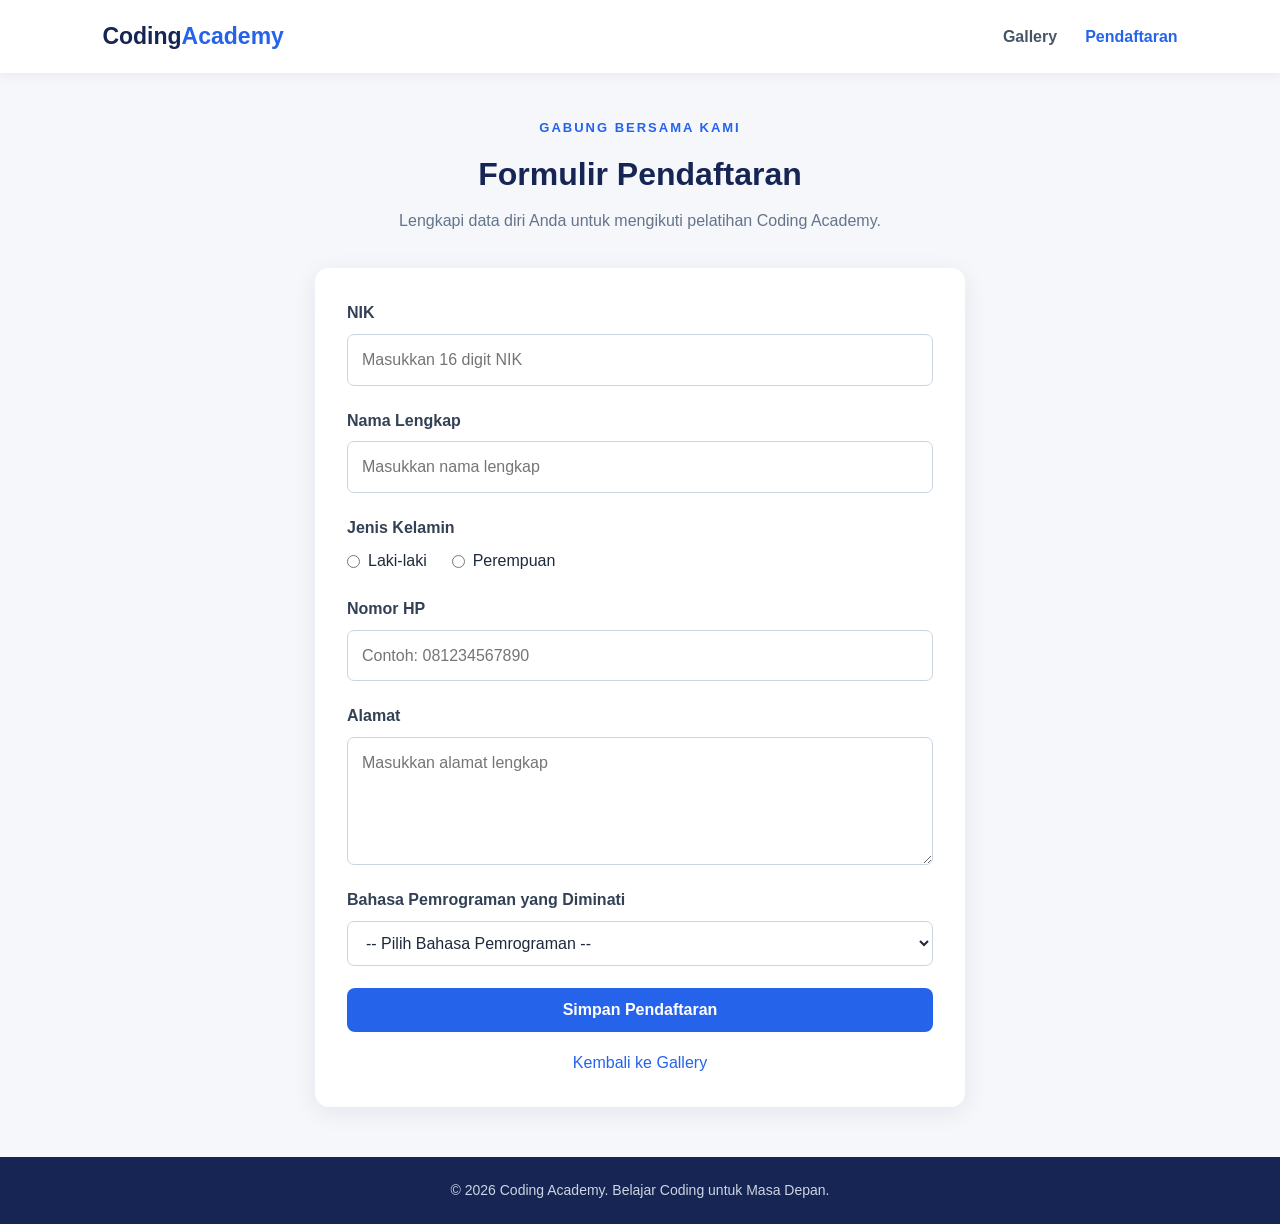
<file: pendaftaran.html>
<!DOCTYPE html>
<html lang="id">
<head>
    <meta charset="UTF-8">
    <meta name="viewport" content="width=device-width, initial-scale=1.0">
    <title>Pendaftaran - Coding Academy</title>
    <link rel="stylesheet" href="style.css">
    <script src="script.js" defer></script>
</head>
<body>

    <header>
        <nav class="navbar">
            <a href="gallery.html" class="logo">Coding<span>Academy</span></a>
            <div class="nav-links">
                <a href="gallery.html">Gallery</a>
                <a href="pendaftaran.html" class="active">Pendaftaran</a>
            </div>
        </nav>
    </header>

    <main class="registration-container">
        <div class="section-heading">
            <p class="label">GABUNG BERSAMA KAMI</p>
            <h1>Formulir Pendaftaran</h1>
            <p>Lengkapi data diri Anda untuk mengikuti pelatihan Coding Academy.</p>
        </div>

        <form id="formPendaftaran">

            <div class="form-group">
                <label for="nik">NIK</label>
                <input
                    type="text"
                    id="nik"
                    name="nik"
                    inputmode="numeric"
                    pattern="[0-9]{16}"
                    maxlength="16"
                    placeholder="Masukkan 16 digit NIK"
                    title="NIK harus terdiri dari 16 digit angka"
                    required>
            </div>

            <div class="form-group">
                <label for="nama">Nama Lengkap</label>
                <input
                    type="text"
                    id="nama"
                    name="nama"
                    placeholder="Masukkan nama lengkap"
                    required>
            </div>

            <div class="form-group">
                <label>Jenis Kelamin</label>
                <div class="radio-group">
                    <label>
                        <input type="radio" name="jenisKelamin"
                            value="Laki-laki" required>
                        Laki-laki
                    </label>

                    <label>
                        <input type="radio" name="jenisKelamin"
                            value="Perempuan">
                        Perempuan
                    </label>
                </div>
            </div>

            <div class="form-group">
                <label for="nohp">Nomor HP</label>
                <input
                    type="tel"
                    id="nohp"
                    name="nohp"
                    inputmode="numeric"
                    pattern="[0-9+ -]{10,16}"
                    placeholder="Contoh: 081234567890"
                    required>
            </div>

            <div class="form-group">
                <label for="alamat">Alamat</label>
                <textarea
                    id="alamat"
                    name="alamat"
                    rows="4"
                    placeholder="Masukkan alamat lengkap"
                    required></textarea>
            </div>

            <div class="form-group">
                <label for="bahasa">Bahasa Pemrograman yang Diminati</label>
                <select id="bahasa" name="bahasa" required>
                    <option value="">-- Pilih Bahasa Pemrograman --</option>
                    <option value="HTML dan CSS">HTML dan CSS</option>
                    <option value="JavaScript">JavaScript</option>
                    <option value="Python">Python</option>
                    <option value="Java">Java</option>
                    <option value="C++">C++</option>
                    <option value="PHP">PHP</option>
                </select>
            </div>

            <button type="submit" class="btn submit-btn">
                Simpan Pendaftaran
            </button>

            <a href="gallery.html" class="back-link">
                Kembali ke Gallery
            </a>

        </form>

        <section id="hasilPendaftaran" class="result-box" hidden>
            <h2>Hasil Pendaftaran</h2>
            <p class="success-text">
                Data pendaftaran berhasil dikonfirmasi.
            </p>

            <div id="detailPendaftaran"></div>

            <button type="button" id="btnEdit" class="btn secondary-btn">
                Kembali ke Formulir
            </button>
        </section>
    </main>

    <footer>
        <p>&copy; 2026 Coding Academy. Belajar Coding untuk Masa Depan.</p>
    </footer>

</body>
</html>
</file>
<file: style.css>
* {
    margin: 0;
    padding: 0;
    box-sizing: border-box;
}

body {
    font-family: Arial, sans-serif;
    background: #f5f7fb;
    color: #1e293b;
    line-height: 1.6;
}

.navbar {
    display: flex;
    justify-content: space-between;
    align-items: center;
    padding: 18px 8%;
    background: #ffffff;
    box-shadow: 0 2px 12px rgba(0, 0, 0, 0.06);
}

.logo {
    font-size: 23px;
    font-weight: bold;
    color: #172554;
    text-decoration: none;
}

.logo span {
    color: #2563eb;
}

.nav-links {
    display: flex;
    gap: 28px;
}

.nav-links a {
    color: #475569;
    text-decoration: none;
    font-weight: bold;
}

.nav-links a:hover,
.nav-links a.active {
    color: #2563eb;
}

.hero {
    background: linear-gradient(120deg, #172554, #2563eb);
    color: white;
    padding: 90px 8%;
}

.hero-content {
    max-width: 680px;
}

.label {
    color: #2563eb;
    font-size: 13px;
    font-weight: bold;
    letter-spacing: 2px;
    margin-bottom: 10px;
}

.hero .label {
    color: #bfdbfe;
}

.hero h1 {
    font-size: clamp(32px, 5vw, 48px);
    line-height: 1.2;
    margin-bottom: 20px;
}

.hero-content > p:not(.label) {
    margin-bottom: 28px;
    color: #e2e8f0;
}

.btn {
    display: inline-block;
    background: #2563eb;
    color: white;
    text-decoration: none;
    border: none;
    border-radius: 8px;
    padding: 13px 22px;
    font-size: 15px;
    font-weight: bold;
    cursor: pointer;
    text-align: center;
}

.hero .btn {
    background: white;
    color: #1d4ed8;
}

.btn:hover {
    background: #1d4ed8;
    color: white;
}

.container {
    width: 84%;
    max-width: 1200px;
    margin: 55px auto;
}

.section-heading {
    text-align: center;
    margin-bottom: 35px;
}

.section-heading h1,
.section-heading h2 {
    font-size: 32px;
    color: #172554;
    margin-bottom: 8px;
}

.section-heading > p:last-child {
    color: #64748b;
}

.gallery-grid {
    display: grid;
    grid-template-columns: repeat(3, minmax(0, 1fr));
    gap: 25px;
}

.gallery-card {
    background: white;
    border-radius: 12px;
    overflow: hidden;
    box-shadow: 0 5px 20px rgba(15, 23, 42, 0.07);
    transition: transform 0.2s;
}

.gallery-card:hover {
    transform: translateY(-5px);
}

.gallery-card img {
    width: 100%;
    height: 210px;
    object-fit: cover;
    display: block;
}

.card-content {
    padding: 22px;
}

.card-content h3 {
    color: #172554;
    margin-bottom: 10px;
    font-size: 19px;
}

.card-content p {
    font-size: 14px;
    color: #64748b;
}

.join-section {
    text-align: center;
    background: #e8efff;
    border-radius: 14px;
    padding: 40px 20px;
    margin-top: 50px;
}

.join-section h2 {
    color: #172554;
    margin-bottom: 10px;
}

.join-section p {
    color: #475569;
    margin-bottom: 22px;
}

.registration-container {
    width: 90%;
    max-width: 650px;
    margin: 45px auto;
}

.registration-container form,
.result-box {
    background: white;
    padding: 32px;
    border-radius: 14px;
    box-shadow: 0 5px 25px rgba(15, 23, 42, 0.08);
}

.form-group {
    margin-bottom: 22px;
}

.form-group > label {
    display: block;
    margin-bottom: 8px;
    font-weight: bold;
    color: #334155;
}

.form-group input:not([type="radio"]),
.form-group select,
.form-group textarea {
    display: block;
    width: 100%;
    padding: 12px 14px;
    border: 1px solid #cbd5e1;
    border-radius: 7px;
    font: inherit;
    color: #1e293b;
    background: white;
}

.form-group input:focus,
.form-group select:focus,
.form-group textarea:focus {
    outline: 2px solid #93c5fd;
    border-color: #2563eb;
}

.form-group textarea {
    resize: vertical;
}

.radio-group {
    display: flex;
    flex-wrap: wrap;
    gap: 25px;
}

.radio-group label {
    display: flex;
    align-items: center;
    gap: 8px;
    cursor: pointer;
}

.submit-btn {
    width: 100%;
    font-size: 16px;
}

.back-link {
    display: block;
    margin-top: 18px;
    text-align: center;
    color: #2563eb;
    text-decoration: none;
}

.result-box {
    margin-top: 25px;
    border-top: 4px solid #2563eb;
}

.result-box h2 {
    color: #172554;
    margin-bottom: 8px;
}

.success-text {
    color: #15803d;
    margin-bottom: 22px;
}

.detail-row {
    padding: 12px 0;
    border-bottom: 1px solid #e2e8f0;
    overflow-wrap: anywhere;
}

.detail-label {
    display: block;
    font-size: 13px;
    color: #64748b;
    margin-bottom: 3px;
}

.detail-value {
    font-weight: bold;
    color: #1e293b;
    white-space: pre-wrap;
}

.secondary-btn {
    margin-top: 22px;
    background: #475569;
}

footer {
    background: #172554;
    color: #cbd5e1;
    text-align: center;
    padding: 22px 15px;
    font-size: 14px;
    margin-top: 50px;
}

@media (max-width: 900px) {
    .gallery-grid {
        grid-template-columns: repeat(2, minmax(0, 1fr));
    }

    .container {
        width: 90%;
    }
}

@media (max-width: 600px) {
    .navbar {
        padding: 16px 5%;
        flex-wrap: wrap;
        gap: 12px;
    }

    .logo {
        font-size: 20px;
    }

    .nav-links {
        gap: 16px;
    }

    .hero {
        padding: 65px 7%;
    }

    .gallery-grid {
        grid-template-columns: 1fr;
    }

    .registration-container form,
    .result-box {
        padding: 22px;
    }

    .section-heading h1,
    .section-heading h2 {
        font-size: 27px;
    }
}
</file>
